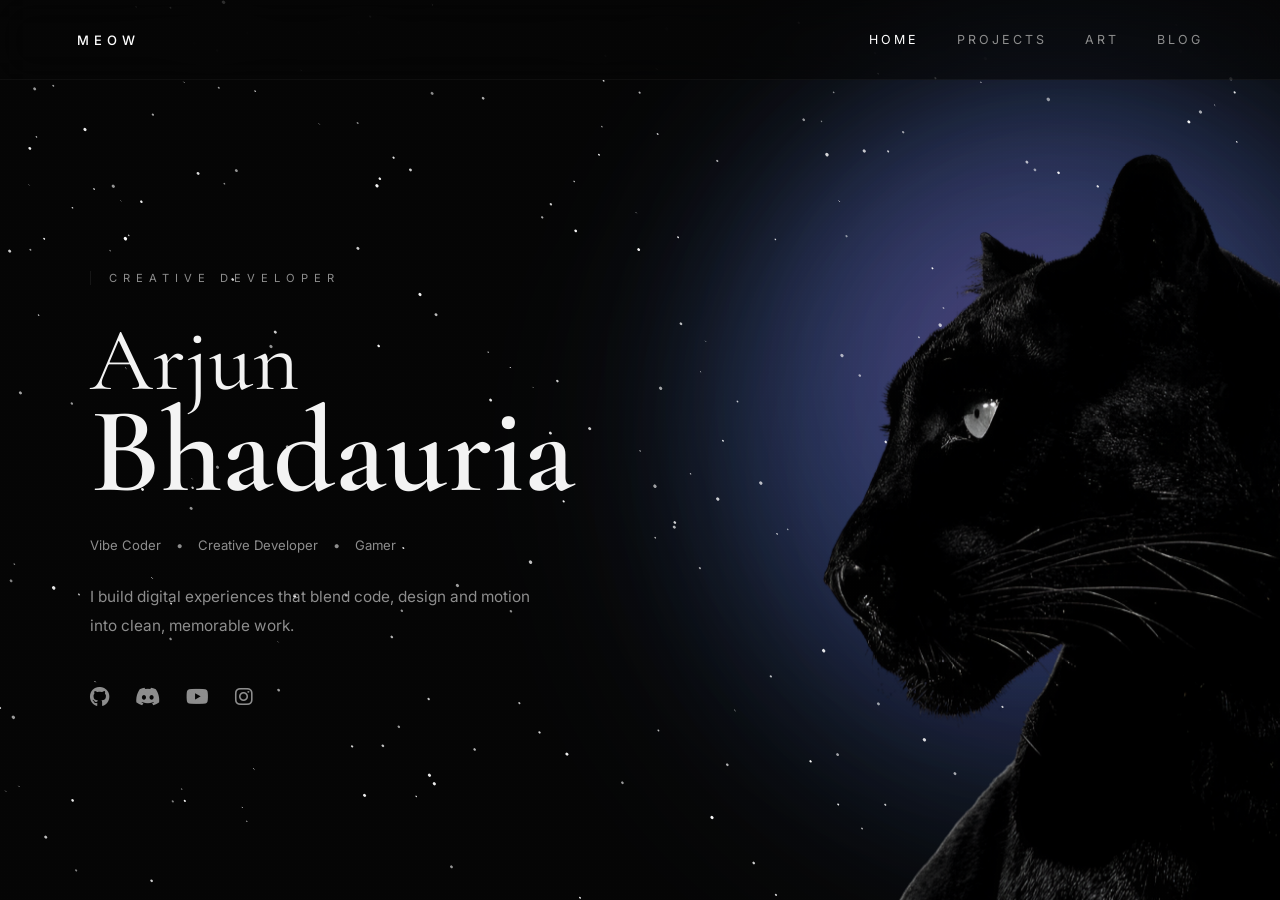
<file: index.html>
<!DOCTYPE html>
<html lang="en">

<head>
    <meta charset="UTF-8">
    <meta name="viewport" content="width=device-width, initial-scale=1.0">
    <title>Arjun Bhadauria</title>
    <link rel="stylesheet" href="style.css">
    <link rel="preconnect" href="https://fonts.googleapis.com">
    <link rel="preconnect" href="https://fonts.gstatic.com" crossorigin>
    <link
        href="https://fonts.googleapis.com/css2?family=Cormorant+Garamond:wght@300;500;600;700&family=Inter:wght@300;400;500;600&display=swap"
        rel="stylesheet">
    <link rel="stylesheet" href="https://cdnjs.cloudflare.com/ajax/libs/font-awesome/6.7.2/css/all.min.css">
</head>

<body>
    <canvas id="starfieldCanvas"></canvas>
    <div class="noise"></div>

    <!-- Header -->
    <header>
        <a class="logo" href="index.html">MEOW</a>
        <nav>
            <a class="active" href="index.html">Home</a>
            <a href="projects.html">Projects</a>
            <a href="art.html">Art</a>
            <a href="blog.html">Blog</a>
        </nav>
        <button class="hamburger" aria-label="Menu">
            <span></span><span></span><span></span>
        </button>
    </header>

    <!-- Mobile drawer -->
    <nav class="nav-drawer">
        <a class="active" href="index.html">Home</a>
        <a href="projects.html">Projects</a>
        <a href="art.html">Art</a>
        <a href="blog.html">Blog</a>
    </nav>

    <!-- Hero -->
    <section class="hero">

        <div class="hero-container">

            <div class="hero-content">
                <div class="tag">Creative Developer</div>

                <h1>
                    <span class="first-name">Arjun</span>
                    <span class="last-name">Bhadauria</span>
                </h1>

                <div class="roles">
                    <span>Vibe Coder</span>
                    <span>•</span>
                    <span>Creative Developer</span>
                    <span>•</span>
                    <span>Gamer</span>
                </div>

                <p>I build digital experiences that blend code, design and motion into clean, memorable work.</p>

                <div class="socials">
                    <a href="https://github.com/arjundevloper" target="_blank" rel="noopener" aria-label="GitHub"><i
                            class="fa-brands fa-github"></i></a>
                    <a href="https://discordapp.com/users/889860588648415272" target="_blank" rel="noopener"
                        aria-label="Discord"><i class="fa-brands fa-discord"></i></a>
                    <a href="https://dn721809.ca.archive.org/0/items/youtube-xvFZjo5PgG0/xvFZjo5PgG0.mp4"
                        target="_blank" rel="noopener" aria-label="YouTube"><i class="fa-brands fa-youtube"></i></a>
                    <a href="https://www.instagram.com/arjunbhadauriaofficial/" target="_blank" rel="noopener"
                        aria-label="Instagram"><i class="fa-brands fa-instagram"></i></a>
                </div>
            </div>

            <!-- Glow + Panther -->
            <div class="hero-image">
                <!-- 4-layer premium aurora glow -->
                <div class="glow-layer glow-outer"></div>
                <div class="glow-layer glow-mid"></div>
                <div class="glow-layer glow-core"></div>
                <div class="glow-layer glow-accent"></div>

                <img src="assets/panther.png" alt="Black Panther">
            </div>

        </div>

    </section>

    <script src="main.js"></script>
    <script src="starfield.js"></script>
</body>

</html>
</file>
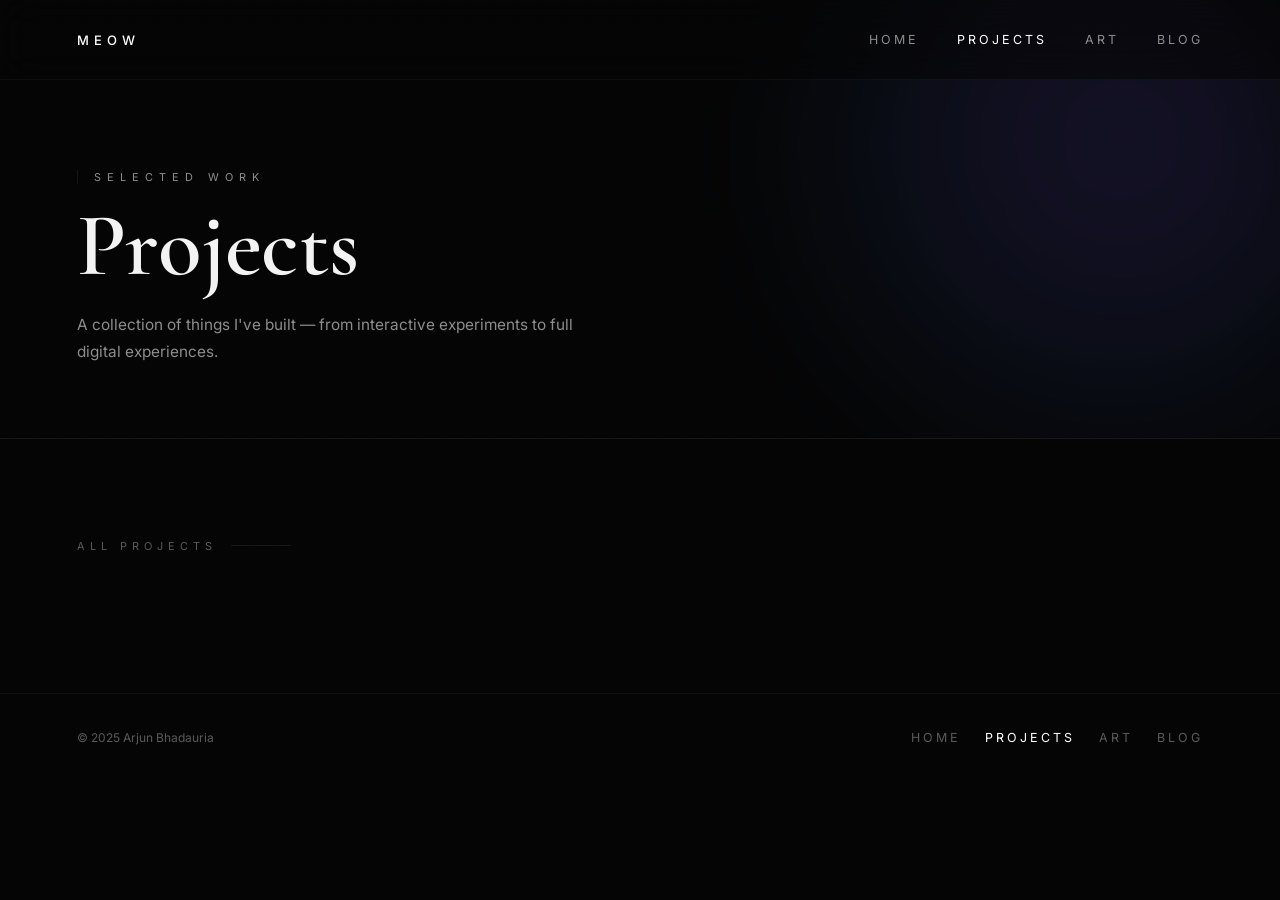
<file: projects.html>
<!DOCTYPE html>
<html lang="en">

<head>
    <meta charset="UTF-8">
    <meta name="viewport" content="width=device-width, initial-scale=1.0">
    <title>Projects — Arjun Bhadauria</title>
    <link rel="stylesheet" href="style.css">
    <link rel="preconnect" href="https://fonts.googleapis.com">
    <link rel="preconnect" href="https://fonts.gstatic.com" crossorigin>
    <link
        href="https://fonts.googleapis.com/css2?family=Cormorant+Garamond:wght@300;500;600;700&family=Inter:wght@300;400;500;600&display=swap"
        rel="stylesheet">
    <link rel="stylesheet" href="https://cdnjs.cloudflare.com/ajax/libs/font-awesome/6.7.2/css/all.min.css">
<link rel="icon" type="image/x-icon" href="assets/panther.ico">
</head>

<body>

    <div class="noise"></div>

    <header>
        <a class="logo" href="index.html">MEOW</a>
        <nav>
            <a href="index.html">Home</a>
            <a class="active" href="projects.html">Projects</a>
            <a href="art.html">Art</a>
            <a href="blog.html">Blog</a>
        </nav>
        <button class="hamburger" aria-label="Menu">
            <span></span><span></span><span></span>
        </button>
    </header>

    <nav class="nav-drawer">
        <a href="index.html">Home</a>
        <a class="active" href="projects.html">Projects</a>
        <a href="art.html">Art</a>
    </nav>

    <!-- Page Hero -->
    <div class="page-hero">
        <div class="page-glow"></div>
        <div class="page-hero-tag">Selected Work</div>
        <h1>Projects</h1>
        <p>A collection of things I've built — from interactive experiments to full digital experiences.</p>
    </div>

    <!-- Projects Grid -->
    <div class="section">
        <div class="section-label">All Projects</div>
        <div class="card-grid" id="projects-grid">

            <!-- Dynamic project cards will be injected here by JavaScript -->          

        </div>
    </div>

    <footer>
        <span>© 2025 Arjun Bhadauria</span>
        <nav class="footer-nav">
            <a href="index.html">Home</a>
            <a href="projects.html">Projects</a>
            <a href="art.html">Art</a>
            <a href="blog.html">Blog</a>
        </nav>
    </footer>

    <script src="main.js"></script>
    <script src="projects-data.js"></script>
    <script>
        // Dynamically render project cards
        const grid = document.getElementById('projects-grid');
        projects.forEach(p => {
            const card = document.createElement('div');
            card.className = 'card';
            const imgUrl = `https://raw.githubusercontent.com/${p.repo}/main/project.webp`;
            card.innerHTML = `
                <div class="card-thumb">
                    <img src="${imgUrl}" alt="${p.title} screenshot" class="card-thumb-img" style="width:100%;height:100%;object-fit:cover;"/>
                </div>
                <div class="card-body">
                    <div class="card-tag">${p.tag}</div>
                    <div class="card-title">${p.title}</div>
                    <div class="card-desc">${p.desc}</div>
                </div>
                <div class="card-footer">
                    <span class="card-date">${p.date}</span>
                    <a href="${p.link}" class="card-link" ${p.linkTarget ? 'target="_blank" rel="noopener"' : ''}>${p.linkText}</a>
                </div>
            `;
            grid.appendChild(card);
        });
    </script>
</body>

</html>
</file>
<file: style.css>
/* =============================================
   RESET & ROOT
   ============================================= */
*,
*::before,
*::after {
    margin: 0;
    padding: 0;
    box-sizing: border-box;
}

html {
    scroll-behavior: smooth;
}

:root {
    --bg: #050505;
    --surface: #0b0b0b;
    --surface2: #111111;
    --text: #f3f3f3;
    --muted: #8d8d8d;
    --muted2: #5a5a5a;
    --border: rgba(255, 255, 255, .07);
    --border2: rgba(255, 255, 255, .04);
    --glow-a: #7b6fff;
    --glow-b: #4e9fff;
    --glow-c: #b06fff;
    --accent: #7b6fff;
    --radius: 12px;
    --header-h: 80px;
}

body {
    background: var(--bg);
    color: var(--text);
    font-family: "Inter", sans-serif;
    overflow-x: hidden;
    -webkit-font-smoothing: antialiased;
}

::selection {
    background: rgba(123, 111, 255, .28);
    color: white;
}

/* =============================================
   NOISE OVERLAY
   ============================================= */
.noise {
    position: fixed;
    inset: 0;
    pointer-events: none;
    opacity: .022;
    background-image: radial-gradient(#ffffff 1px, transparent 1px);
    background-size: 3px 3px;
    mix-blend-mode: overlay;
    z-index: 999;
}

/* =============================================
   HEADER / NAV
   ============================================= */
header {
    position: fixed;
    top: 0;
    left: 0;
    width: 100%;
    height: var(--header-h);
    padding: 0 clamp(24px, 6vw, 80px);
    display: flex;
    justify-content: space-between;
    align-items: center;
    z-index: 200;
    background: rgba(5, 5, 5, 0.6);
    backdrop-filter: blur(18px);
    -webkit-backdrop-filter: blur(18px);
    border-bottom: 1px solid var(--border2);
    transition: background .4s;
}

.logo {
    font-size: 13px;
    letter-spacing: 5px;
    color: white;
    text-decoration: none;
    font-weight: 500;
    flex-shrink: 0;
}

nav {
    display: flex;
    gap: clamp(18px, 3vw, 38px);
    align-items: center;
}

nav a {
    color: var(--muted);
    text-decoration: none;
    font-size: .78rem;
    text-transform: uppercase;
    letter-spacing: 3px;
    transition: color .3s;
    white-space: nowrap;
}

nav a:hover,
nav a.active {
    color: white;
}

/* Hamburger — mobile only */
.hamburger {
    display: none;
    flex-direction: column;
    gap: 5px;
    cursor: pointer;
    padding: 6px;
    z-index: 201;
}

.hamburger span {
    display: block;
    width: 22px;
    height: 1.5px;
    background: var(--text);
    border-radius: 2px;
    transition: transform .35s, opacity .35s;
}

.hamburger.open span:nth-child(1) {
    transform: translateY(6.5px) rotate(45deg);
}

.hamburger.open span:nth-child(2) {
    opacity: 0;
}

.hamburger.open span:nth-child(3) {
    transform: translateY(-6.5px) rotate(-45deg);
}

/* Mobile nav drawer */
.nav-drawer {
    display: none;
    position: fixed;
    inset: 0;
    background: rgba(5, 5, 5, .97);
    z-index: 199;
    flex-direction: column;
    justify-content: center;
    align-items: center;
    gap: 36px;
    backdrop-filter: blur(24px);
}

.nav-drawer.open {
    display: flex;
}

.nav-drawer a {
    color: var(--muted);
    text-decoration: none;
    font-size: 1.5rem;
    font-family: "Cormorant Garamond", serif;
    letter-spacing: 4px;
    transition: color .3s;
}

.nav-drawer a:hover,
.nav-drawer a.active {
    color: white;
}

/* =============================================
   GLOW — PREMIUM AURORA
   ============================================= */
.glow-layer {
    position: absolute;
    pointer-events: none;
    border-radius: 50%;
    mix-blend-mode: screen;
    will-change: transform, opacity;
    z-index: 1;
}

.glow-core {
    width: 380px;
    height: 380px;
    background: radial-gradient(ellipse at 40% 40%,
            rgba(160, 110, 255, 0.72) 0%,
            rgba(100, 140, 255, 0.45) 35%,
            rgba(80, 60, 240, 0.12) 65%,
            transparent 80%);
    filter: blur(38px);
}

.glow-mid {
    width: 560px;
    height: 560px;
    background: radial-gradient(ellipse at 50% 55%,
            rgba(120, 90, 255, 0.38) 0%,
            rgba(80, 160, 255, 0.22) 45%,
            transparent 72%);
    filter: blur(62px);
}

.glow-outer {
    width: 720px;
    height: 720px;
    background: radial-gradient(ellipse at 55% 45%,
            rgba(170, 100, 255, 0.18) 0%,
            rgba(60, 120, 255, 0.1) 50%,
            transparent 70%);
    filter: blur(90px);
}

.glow-accent {
    width: 260px;
    height: 260px;
    background: radial-gradient(circle,
            rgba(200, 160, 255, 0.5) 0%,
            rgba(130, 100, 255, 0.2) 50%,
            transparent 75%);
    filter: blur(28px);
}

/* =============================================
   HERO SECTION (index only)
   ============================================= */
.hero {
    width: 100%;
    height: 100vh;
    min-height: 600px;
    position: relative;
    overflow: hidden;
}

.hero-container {
    width: 100%;
    height: 100%;
    display: grid;
    grid-template-columns: 52% 48%;
    padding-top: var(--header-h);
}

.hero-content {
    display: flex;
    flex-direction: column;
    justify-content: center;
    padding-left: clamp(24px, 7vw, 90px);
    padding-right: 20px;
    position: relative;
    z-index: 20;
}

.tag {
    color: var(--muted);
    text-transform: uppercase;
    letter-spacing: 6px;
    font-size: .7rem;
    margin-bottom: clamp(20px, 3vw, 35px);
    border-left: 1px solid var(--border);
    padding-left: 18px;
}

h1 {
    line-height: 1;
}

.first-name {
    display: block;
    font-family: "Cormorant Garamond", serif;
    font-size: clamp(3.2rem, 7vw, 6rem);
    font-weight: 400;
    line-height: .92;
}

.last-name {
    display: block;
    font-family: "Cormorant Garamond", serif;
    font-size: clamp(4.5rem, 9.5vw, 8.5rem);
    font-weight: 600;
    line-height: .82;
    margin-bottom: clamp(20px, 3vw, 35px);
}

.roles {
    display: flex;
    flex-wrap: wrap;
    gap: 10px 15px;
    align-items: center;
    color: var(--muted);
    font-size: .82rem;
    margin-bottom: clamp(16px, 2.5vw, 30px);
}

.hero-content p {
    max-width: 460px;
    color: var(--muted);
    font-size: .96rem;
    line-height: 1.85;
}

.socials {
    display: flex;
    gap: 26px;
    margin-top: clamp(28px, 4vw, 45px);
}

.socials a {
    color: var(--muted);
    font-size: 1.25rem;
    transition: color .3s, transform .3s;
}

.socials a:hover {
    color: white;
    transform: translateY(-4px);
}

#starfieldCanvas {
    position: fixed;
    top: 0;
    left: 0;
    width: 100%;
    height: 100%;
    pointer-events: none;
    z-index: -1;
}

/* Hero image side */
.hero-image {
    position: relative;
    overflow: visible;
}

.hero-image img {
    position: absolute;
    bottom: -20px;
    right: -60px;
    height: 110vh;
    width: auto;
    object-fit: cover;
    user-select: none;
    pointer-events: none;
    z-index: 2;
}

/* =============================================
   PAGE HERO (inner pages)
   ============================================= */
.page-hero {
    padding: calc(var(--header-h) + clamp(60px, 10vh, 100px)) clamp(24px, 6vw, 80px) clamp(60px, 8vh, 80px);
    position: relative;
    overflow: hidden;
    border-bottom: 1px solid var(--border);
}

.page-hero-tag {
    color: var(--muted);
    text-transform: uppercase;
    letter-spacing: 6px;
    font-size: .68rem;
    margin-bottom: 22px;
    border-left: 1px solid var(--border);
    padding-left: 16px;
}

.page-hero h1 {
    font-family: "Cormorant Garamond", serif;
    font-size: clamp(3rem, 7vw, 6.5rem);
    font-weight: 600;
    line-height: .9;
    margin-bottom: 24px;
}

.page-hero p {
    color: var(--muted);
    font-size: .96rem;
    line-height: 1.8;
    max-width: 520px;
}

/* Ambient page glow */
.page-glow {
    position: absolute;
    top: -100px;
    right: -80px;
    width: 600px;
    height: 600px;
    background: radial-gradient(ellipse at 60% 40%,
            rgba(130, 90, 255, 0.18) 0%,
            rgba(70, 130, 255, 0.08) 50%,
            transparent 72%);
    filter: blur(70px);
    pointer-events: none;
    border-radius: 50%;
}

/* =============================================
   SECTION WRAPPER
   ============================================= */
.section {
    padding: clamp(60px, 8vw, 100px) clamp(24px, 6vw, 80px);
}

.section-label {
    color: var(--muted2);
    font-size: .68rem;
    letter-spacing: 5px;
    text-transform: uppercase;
    margin-bottom: 40px;
    display: flex;
    align-items: center;
    gap: 14px;
}

.section-label::after {
    content: '';
    flex: 1;
    max-width: 60px;
    height: 1px;
    background: var(--border);
}

/* =============================================
   CARD GRID
   ============================================= */
.card-grid {
    display: grid;
    grid-template-columns: repeat(auto-fill, minmax(min(100%, 320px), 1fr));
    gap: clamp(16px, 2.5vw, 24px);
}

.card {
    background: var(--surface);
    border: 1px solid var(--border);
    border-radius: var(--radius);
    overflow: hidden;
    transition: border-color .35s, transform .35s;
    cursor: pointer;
}

.card:hover {
    border-color: rgba(123, 111, 255, .35);
    transform: translateY(-4px);
}

.card-thumb {
    width: 100%;
    aspect-ratio: 16/9;
    background: var(--surface2);
    display: flex;
    align-items: center;
    justify-content: center;
    overflow: hidden;
    position: relative;
}

.repo-img {
    width: 100%;
    height: 100%;
    object-fit: cover;
    position: absolute;
    top: 0;
    left: 0;
    z-index: 1;
}

.card-thumb-placeholder {
    width: 100%;
    height: 100%;
    background: linear-gradient(135deg, #0e0e18 0%, #130d22 50%, #0a0e1a 100%);
    display: flex;
    align-items: center;
    justify-content: center;
    font-size: 2rem;
    color: var(--muted2);
}

.card-body {
    padding: clamp(16px, 2.5vw, 24px);
}

.card-tag {
    font-size: .65rem;
    letter-spacing: 3px;
    text-transform: uppercase;
    color: var(--accent);
    margin-bottom: 10px;
}

.card-title {
    font-family: "Cormorant Garamond", serif;
    font-size: clamp(1.2rem, 2.5vw, 1.5rem);
    font-weight: 600;
    margin-bottom: 10px;
    line-height: 1.2;
}

.card-desc {
    color: var(--muted);
    font-size: .83rem;
    line-height: 1.7;
}

.card-footer {
    padding: 14px clamp(16px, 2.5vw, 24px);
    border-top: 1px solid var(--border2);
    display: flex;
    align-items: center;
    justify-content: space-between;
}

.card-date {
    color: var(--muted2);
    font-size: .72rem;
    letter-spacing: 1px;
}

.card-link {
    color: var(--muted);
    font-size: .72rem;
    text-decoration: none;
    letter-spacing: 1px;
    text-transform: uppercase;
    transition: color .3s;
}

.card-link:hover {
    color: white;
}

/* =============================================
   BLOG SPECIFIC
   ============================================= */
.blog-list {
    display: flex;
    flex-direction: column;
    gap: 1px;
    border: 1px solid var(--border);
    border-radius: var(--radius);
    overflow: hidden;
}

.blog-item {
    display: grid;
    grid-template-columns: 1fr auto;
    gap: 20px;
    align-items: center;
    padding: clamp(20px, 3vw, 28px) clamp(20px, 4vw, 36px);
    background: var(--surface);
    border-bottom: 1px solid var(--border2);
    text-decoration: none;
    color: inherit;
    transition: background .3s;
}

.blog-item:last-child {
    border-bottom: none;
}

.blog-item:hover {
    background: var(--surface2);
}

.blog-item-cat {
    font-size: .65rem;
    letter-spacing: 3px;
    text-transform: uppercase;
    color: var(--accent);
    margin-bottom: 8px;
}

.blog-item-title {
    font-family: "Cormorant Garamond", serif;
    font-size: clamp(1.1rem, 2.2vw, 1.4rem);
    font-weight: 600;
    margin-bottom: 6px;
    line-height: 1.2;
}

.blog-item-desc {
    color: var(--muted);
    font-size: .82rem;
    line-height: 1.6;
}

.blog-item-meta {
    text-align: right;
    flex-shrink: 0;
}

.blog-item-date {
    color: var(--muted2);
    font-size: .72rem;
    white-space: nowrap;
    margin-bottom: 6px;
}

.blog-item-read {
    color: var(--muted2);
    font-size: .7rem;
    white-space: nowrap;
}

/* =============================================
   ART GRID
   ============================================= */
.art-grid {
    display: grid;
    grid-template-columns: repeat(auto-fill, minmax(min(100%, 260px), 1fr));
    gap: clamp(12px, 2vw, 20px);
}

.art-piece {
    aspect-ratio: 1 / 1.1;
    border-radius: var(--radius);
    overflow: hidden;
    position: relative;
    cursor: pointer;
    background: var(--surface2);
    border: 1px solid var(--border);
    transition: opacity 0.3s cubic-bezier(0.25, 0.46, 0.45, 0.94),
                transform 0.3s cubic-bezier(0.25, 0.46, 0.45, 0.94),
                border-color 0.35s;
}

.art-piece-bg {
    width: 100%;
    height: 100%;
    transition: transform .5s cubic-bezier(.25, .46, .45, .94);
}

.art-img {
    width: 100%;
    height: 100%;
    object-fit: cover;
    display: block;
}

.art-piece:hover .art-piece-bg {
    transform: scale(1.04);
}

.art-piece-overlay {
    position: absolute;
    inset: 0;
    background: linear-gradient(to top, rgba(5, 5, 5, .9) 0%, transparent 65%);
    opacity: 0;
    transition: opacity .35s;
    display: flex;
    align-items: flex-end;
    padding: 20px;
}

.art-piece:hover .art-piece-overlay {
    opacity: 1;
}

.art-piece-meta {
    display: flex;
    flex-direction: column;
    gap: 4px;
}

.art-piece-category {
    font-size: .65rem;
    letter-spacing: 2px;
    text-transform: uppercase;
    color: var(--accent);
}

.art-piece-title {
    font-family: "Cormorant Garamond", serif;
    font-size: 1.15rem;
    font-weight: 600;
}

/* Lightbox Modal */
.lightbox {
    position: fixed;
    inset: 0;
    background: rgba(5, 5, 5, 0.95);
    z-index: 1000;
    display: flex;
    align-items: center;
    justify-content: center;
    opacity: 0;
    pointer-events: none;
    transition: opacity 0.4s cubic-bezier(0.25, 0.46, 0.45, 0.94);
    backdrop-filter: blur(12px);
    -webkit-backdrop-filter: blur(12px);
}

.lightbox.active {
    opacity: 1;
    pointer-events: all;
}

#starfieldCanvas {
    position: fixed;
    top: 0;
    left: 0;
    width: 100%;
    height: 100%;
    pointer-events: none;
    z-index: -1;
    background: transparent;
}


.lightbox-close:hover {
    color: white;
    transform: rotate(90deg);
}

.lightbox-content {
    max-width: 90vw;
    max-height: 80vh;
    display: flex;
    flex-direction: column;
    align-items: center;
    justify-content: center;
    position: relative;
}

.lightbox-content img {
    max-width: 100%;
    max-height: 70vh;
    object-fit: contain;
    border-radius: var(--radius);
    border: 1px solid var(--border);
    box-shadow: 0 20px 50px rgba(0, 0, 0, 0.5);
    transform: scale(0.95);
    transition: transform 0.4s cubic-bezier(0.25, 0.46, 0.45, 0.94);
}

.lightbox.active .lightbox-content img {
    transform: scale(1);
}

.lightbox-caption {
    margin-top: 20px;
    text-align: center;
    display: flex;
    flex-direction: column;
    gap: 4px;
}

.lightbox-category {
    font-size: 0.72rem;
    letter-spacing: 2px;
    text-transform: uppercase;
    color: var(--accent);
}

.lightbox-title {
    font-family: "Cormorant Garamond", serif;
    font-size: 1.6rem;
    font-weight: 500;
    color: white;
}


/* =============================================
   FOOTER
   ============================================= */
footer {
    border-top: 1px solid var(--border2);
    padding: 36px clamp(24px, 6vw, 80px);
    display: flex;
    justify-content: space-between;
    align-items: center;
    flex-wrap: wrap;
    gap: 16px;
    color: var(--muted2);
    font-size: .75rem;
}

footer a {
    color: var(--muted2);
    text-decoration: none;
    transition: color .3s;
}

footer a:hover {
    color: var(--muted);
}

.footer-nav {
    display: flex;
    gap: 24px;
}

/* =============================================
   DIVIDER
   ============================================= */
.divider {
    width: 100%;
    height: 1px;
    background: var(--border2);
}

/* =============================================
   RESPONSIVE
   ============================================= */

/* Tablet */
@media (max-width: 900px) {
    .hero-container {
        grid-template-columns: 1fr;
    }

    .hero-content {
        justify-content: flex-end;
        padding-bottom: clamp(80px, 12vw, 120px);
        padding-left: clamp(24px, 5vw, 48px);
        padding-right: clamp(24px, 5vw, 48px);
    }

    .hero-image {
        position: absolute;
        inset: 0;
        z-index: 1;
        opacity: .35;
    }

    .hero-image img {
        right: -40px;
        bottom: 0;
        height: 100%;
    }

}

/* Mobile */
@media (max-width: 600px) {
    :root {
        --header-h: 66px;
    }

    nav {
        display: none;
    }

    .hamburger {
        display: flex;
    }

    .hero-content p {
        font-size: .9rem;
    }

    .roles {
        font-size: .78rem;
    }

    .blog-item {
        grid-template-columns: 1fr;
    }

    .blog-item-meta {
        text-align: left;
    }

    footer {
        flex-direction: column;
        align-items: flex-start;
    }
}

/* Very small */
@media (max-width: 380px) {
    .first-name {
        font-size: 2.8rem;
    }

    .last-name {
        font-size: 4rem;
    }
}

/* Reduce motion */
@media (prefers-reduced-motion: reduce) {

    *,
    *::before,
    *::after {
        animation-duration: .01ms !important;
        transition-duration: .01ms !important;
    }
}

/* =============================================
   GITHUB SKELETON & LOADER STYLES
   ============================================= */
@keyframes skeleton-shimmer {
    0% {
        background-position: -200% 0;
    }

    100% {
        background-position: 200% 0;
    }
}

.skeleton-shimmer {
    background: linear-gradient(90deg, #111111 25%, #181818 50%, #111111 75%);
    background-size: 200% 100%;
    animation: skeleton-shimmer 1.6s infinite linear;
}

.card.skeleton {
    pointer-events: none;
    border-color: var(--border2);
}

.card.skeleton .card-thumb-placeholder {
    background: #0b0b0b !important;
}

.card.skeleton .skeleton-icon {
    width: 50px;
    height: 50px;
    border-radius: 50%;
}

.card.skeleton .skeleton-tag {
    width: 80px;
    height: 12px;
    margin-bottom: 14px;
    border-radius: 2px;
}

.card.skeleton .skeleton-title {
    width: 150px;
    height: 20px;
    margin-bottom: 12px;
    border-radius: 3px;
}

.card.skeleton .skeleton-desc-line {
    width: 100%;
    height: 10px;
    margin-bottom: 8px;
    border-radius: 2px;
}

.card.skeleton .skeleton-desc-line.short {
    width: 70%;
}

.card.skeleton .skeleton-date {
    width: 40px;
    height: 12px;
    border-radius: 2px;
}

.card.skeleton .skeleton-link {
    width: 60px;
    height: 12px;
    border-radius: 2px;
}

.error-msg {
    grid-column: 1 / -1;
    text-align: center;
    padding: 40px;
    color: var(--muted);
    font-size: 0.95rem;
    border: 1px dashed var(--border);
    border-radius: var(--radius);
}
</file>
